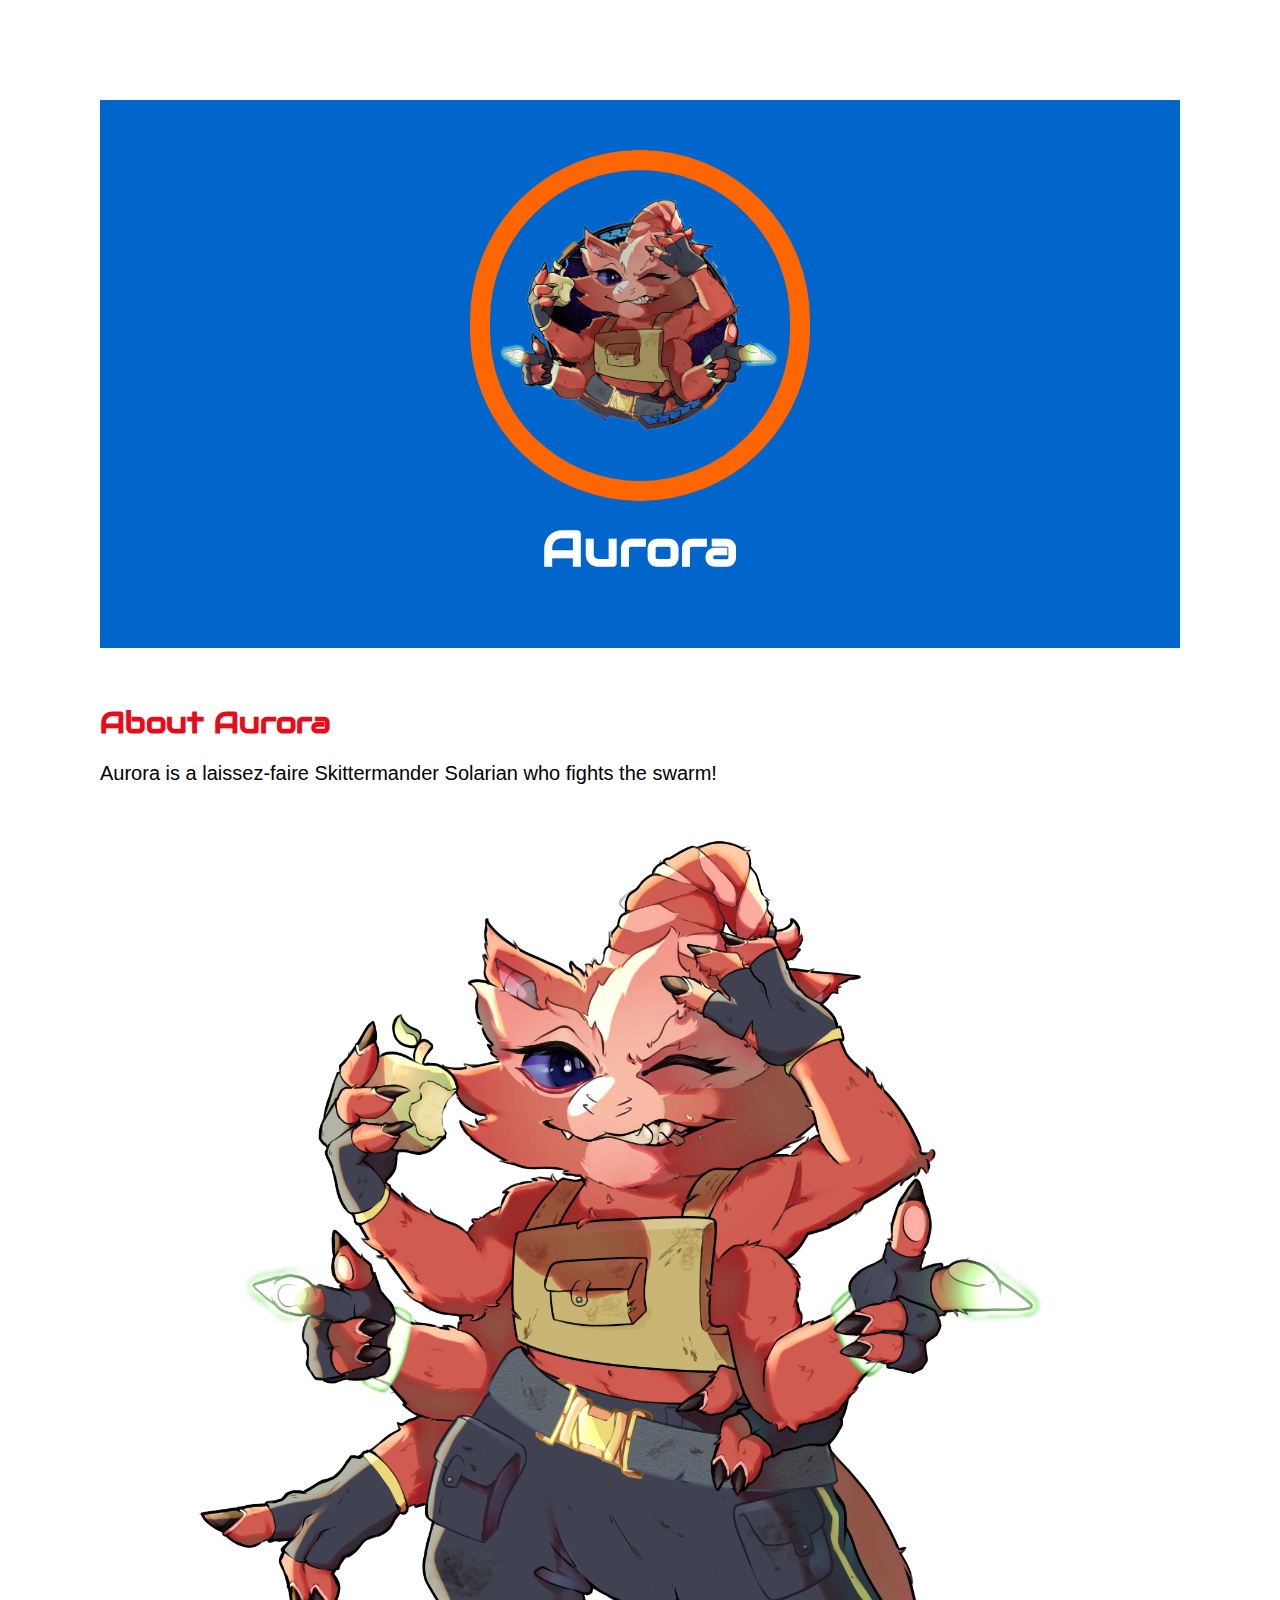
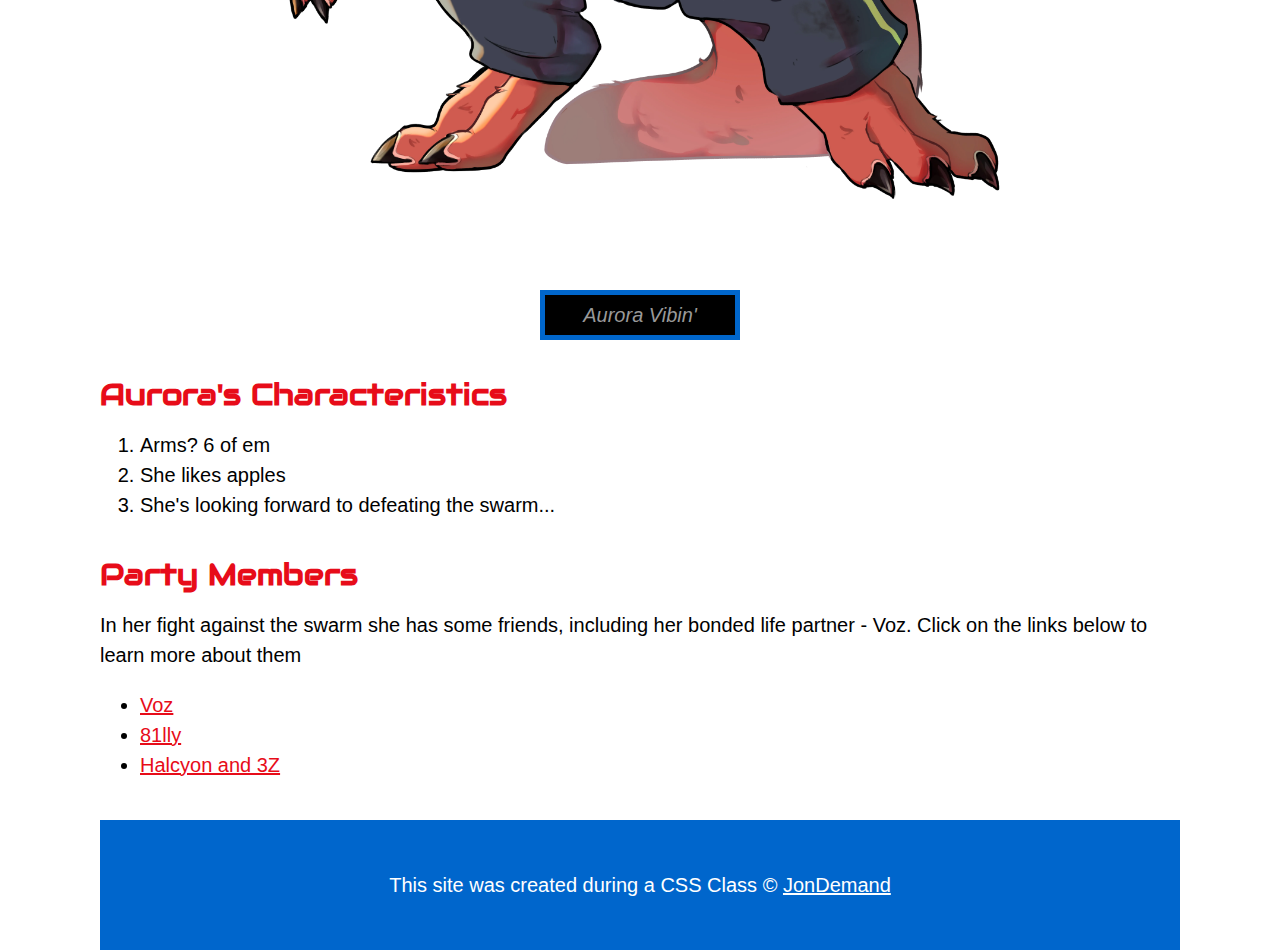
<file: index.html>
<!DOCTYPE>
<html>
<head>
    <title>Aurora</title>
    <link rel="icon" href="img/Aurora_v1_1-5.webp">
    <link rel="preconnect" href="https://fonts.googleapis.com">
    <link rel="preconnect" href="https://fonts.gstatic.com" crossorigin>
    <link href="https://fonts.googleapis.com/css2?family=Audiowide&display=swap" rel="stylesheet">
    <link rel="stylesheet" type="text/css" href="css/aurora.css">
</head>
<body>
    <!--header element -->
    <header>
        <img src="img/Aurora_v1_1-5.webp">
        <h1>Aurora</h1>
    </header>

    <!-- main element -->
    <main>
        <h2>About Aurora</h2>
        <p>Aurora is a laissez-faire Skittermander Solarian who fights the swarm!</p>
        <img src="img/Aurora_new_2.webp">
        <p class="caption">Aurora Vibin'</p>
        <!-- Characteristics -->
        <h2>Aurora's Characteristics</h2>
        <ol>
            <li>Arms? 6 of em</li>
            <li>She likes apples</li>
            <li>She's looking forward to defeating the swarm...</li>
        </ol>
        <!-- Party -->
        <h2>Party Members</h2>
        <p>In her fight against the swarm she has some friends, including her bonded life partner - Voz.
            Click on the links below to learn more about them
        </p>
        <ul>
            <li><a target="_blank" href="https://hephaistos.azurewebsites.net/character/1987288219">Voz</a></li>
            <li><a target="_blank" href="https://hephaistos.azurewebsites.net/character/1727093661">81lly</a></li>
            <li><a target="_blank" href="https://hephaistos.azurewebsites.net/character/663443040">Halcyon and 3Z</a></li>
        </ul>
    </main>
<!-- footer element -->
<footer>
    <p>This site was created during a CSS Class &copy; <a target="_blank" href="https://github.com/JonDemand">JonDemand</a></p>
</footer>
</body>
</html>
</file>
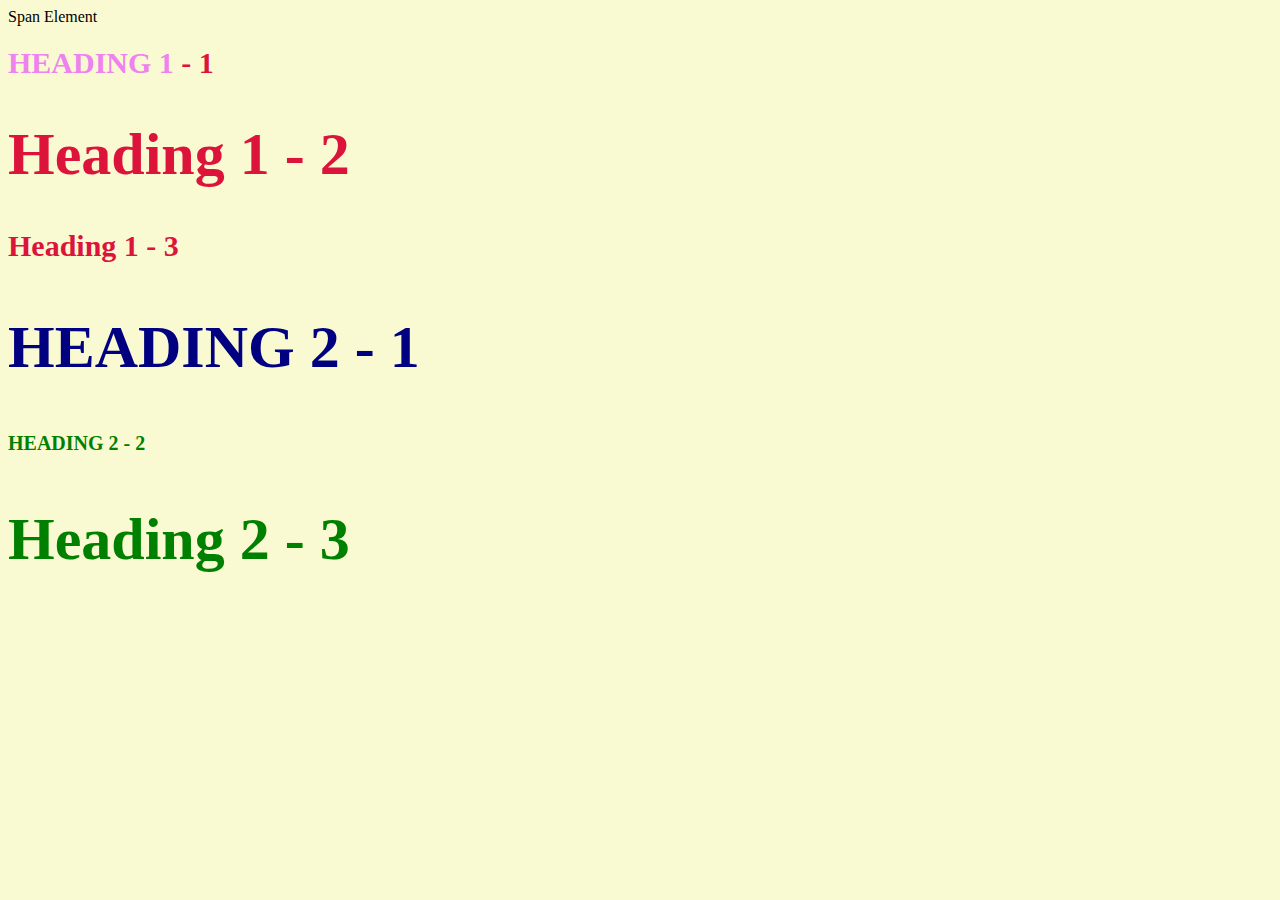
<file: style-test.html>
<!DOCTYPE html>
<html>
<head>
    <title>Style Test</title>
    <link rel="stylesheet" type="text/css" href="css/test.css">
</head>
<body>
    <span>Span Element</span>
    <h1 class="uppercase"><span>Heading 1</span> - 1</h1>
    <h1 class="big">Heading 1 - 2</h1>
    <h1>Heading 1 - 3</h1>
    <h2 class="big uppercase">Heading 2 - 1</h2>
    <h2 class="uppercase">Heading 2 - 2</h2>
    <h2 class="big">Heading 2 - 3</h2>

</body>
</html>
</file>
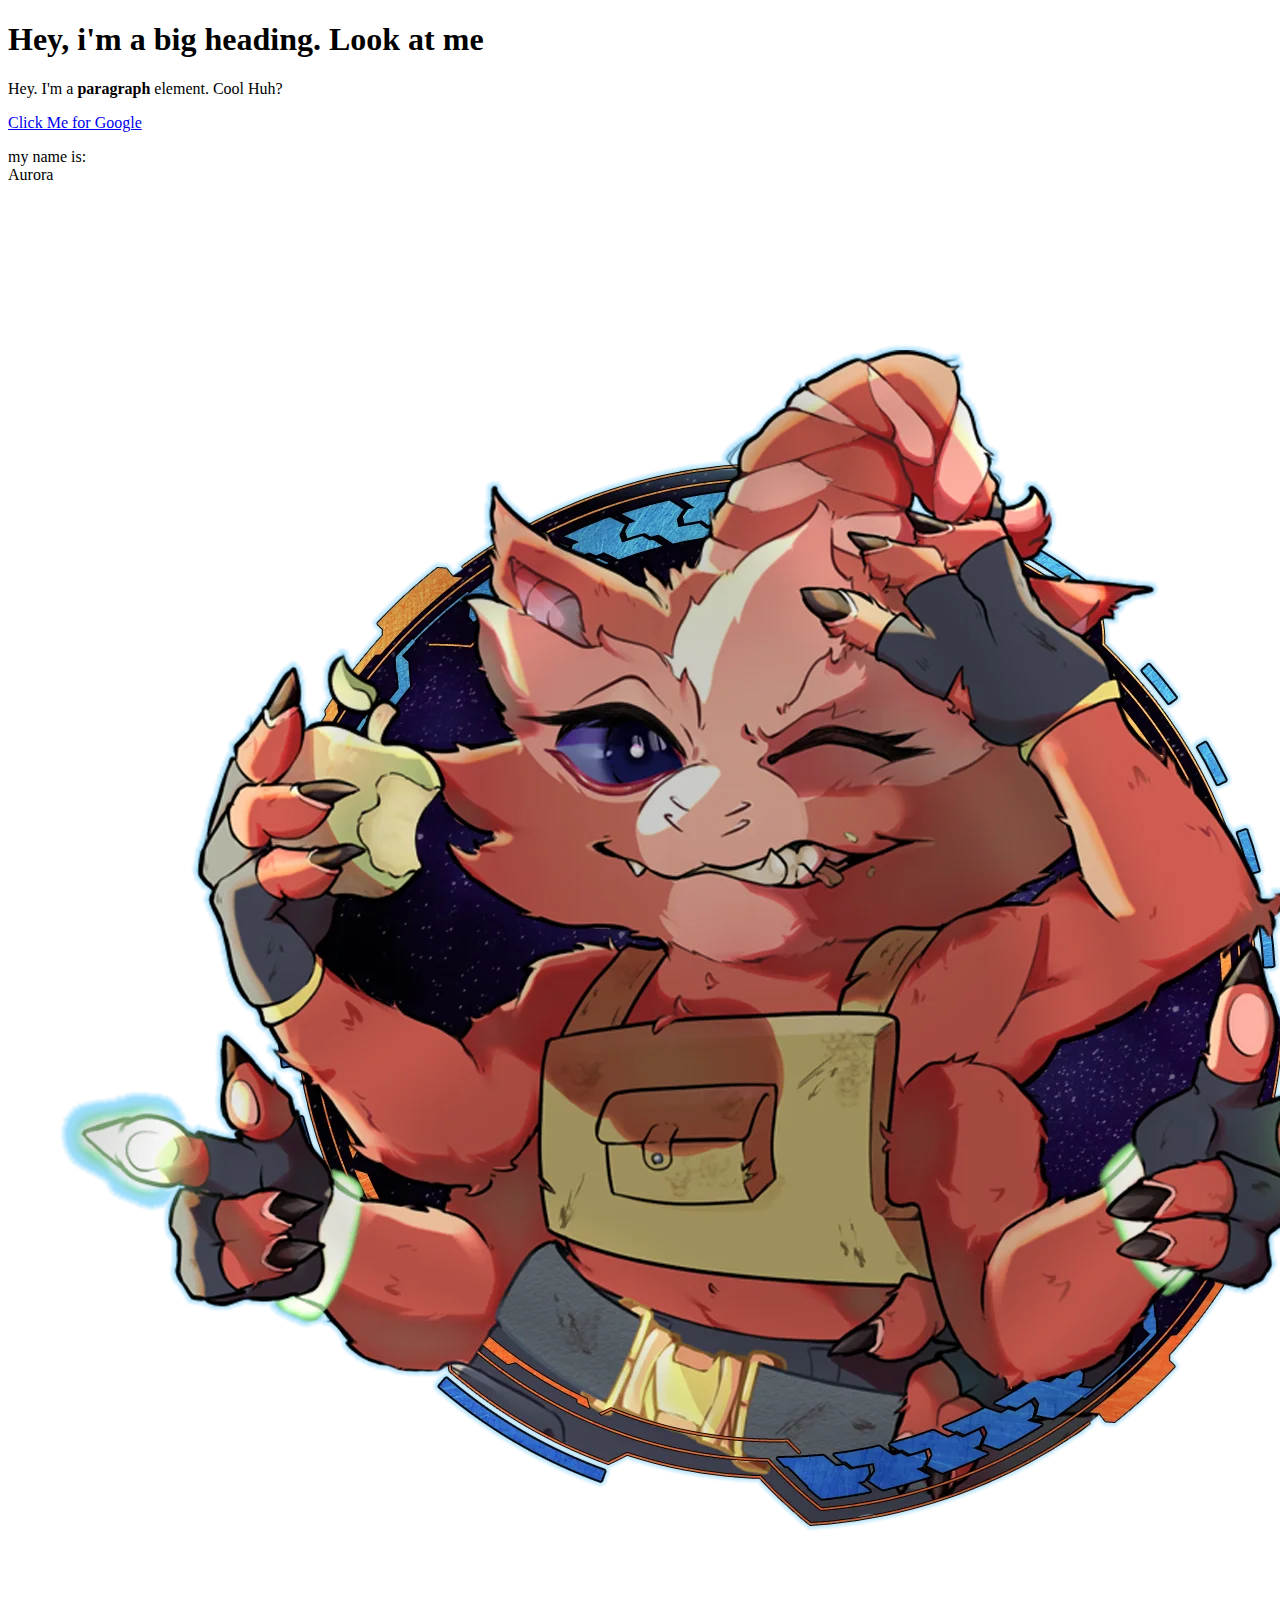
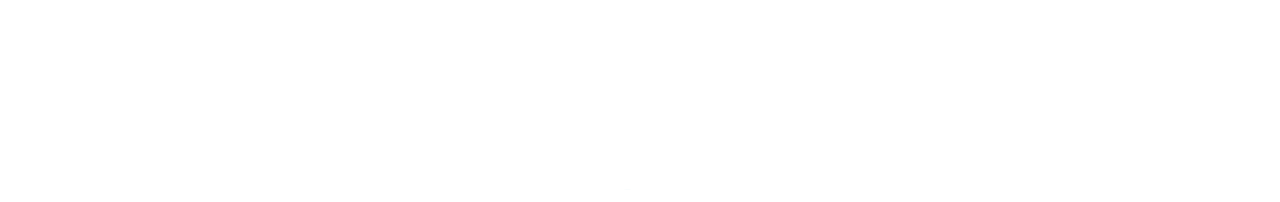
<file: test.html>
<!DOCTYPE html>
<html>
<head>
    <title>Test Page</title>
</head>
<body>
    <h1>Hey, i'm a big heading. Look at me</h1>
    <p>Hey. I'm a <b>paragraph</b> element. Cool Huh?</p>
    <a href="https://google.com" target="_blank" title="Lets go to google">Click Me for Google</a>
    <p>my name is:<br> Aurora</p>
    <img src="img/Aurora_v1_1-5.webp">
</body>
</html>
</file>
<file: css/aurora.css>
body{
    margin: 0;
    font-family: Helvetica, Arial, sans-serif;
    font-size:20px;
    line-height: 30px;
}
header{
    background-color: #0066cc;
    text-align: center;
    margin: 100px 100px 0px 100px;
    padding-top: 50px;
    padding-bottom: 50px;
}
h1, h2{
    font-family: 'Audiowide', cursive;
}
header h1 {
    color:white;
    font-size: 50px;
    
}
header img{
    border-radius: 170px;
    width: 300px;
    border: 20px solid #ff6600;
}
main{
   max-width: 1080px;
   margin: 0 auto;
   padding: 20px;
}
main img{
    max-width: 100%;
}
h2{
    font-size: 30px;
    color: #e70c19;
    margin: 40px 0 10px;
}
a{
    color: #e70c19;
}
a:hover{
    color:white;
    background-color:#483a94
}
footer{
    background-color:#0066cc;
    text-align: center;
    color: white;
    margin: 0px 100px 0px 100px;
    padding: 50px;

}
footer p{
    margin: 0;
}
footer a{
    color:white;
}
footer a:hover{
    opacity: .5;
    background-color: transparent;
}
p.caption{
    margin: 440px 0px 0px 440px;
    background-color: black;
    width: 200px;
    padding: 5px;
    border: 5px solid #0066cc;
    color: #999999;
    font-style: italic;
    text-align: center;
    margin-top: 0;
    box-sizing: border-box;
}
</file>
<file: css/test.css>
body{
    background-color: lightgoldenrodyellow;
}
h1{
    font-size: 30px;
    color:crimson;
}

h2{
    color:teal;
    font-size: 20px;
}

h2{
    color:green;
}

.big {
    font-size: 60px;
}

.uppercase{
    text-transform: uppercase;
}

.big.uppercase{
    color:navy;
}

h1 span{
    color:violet;
}
</file>
